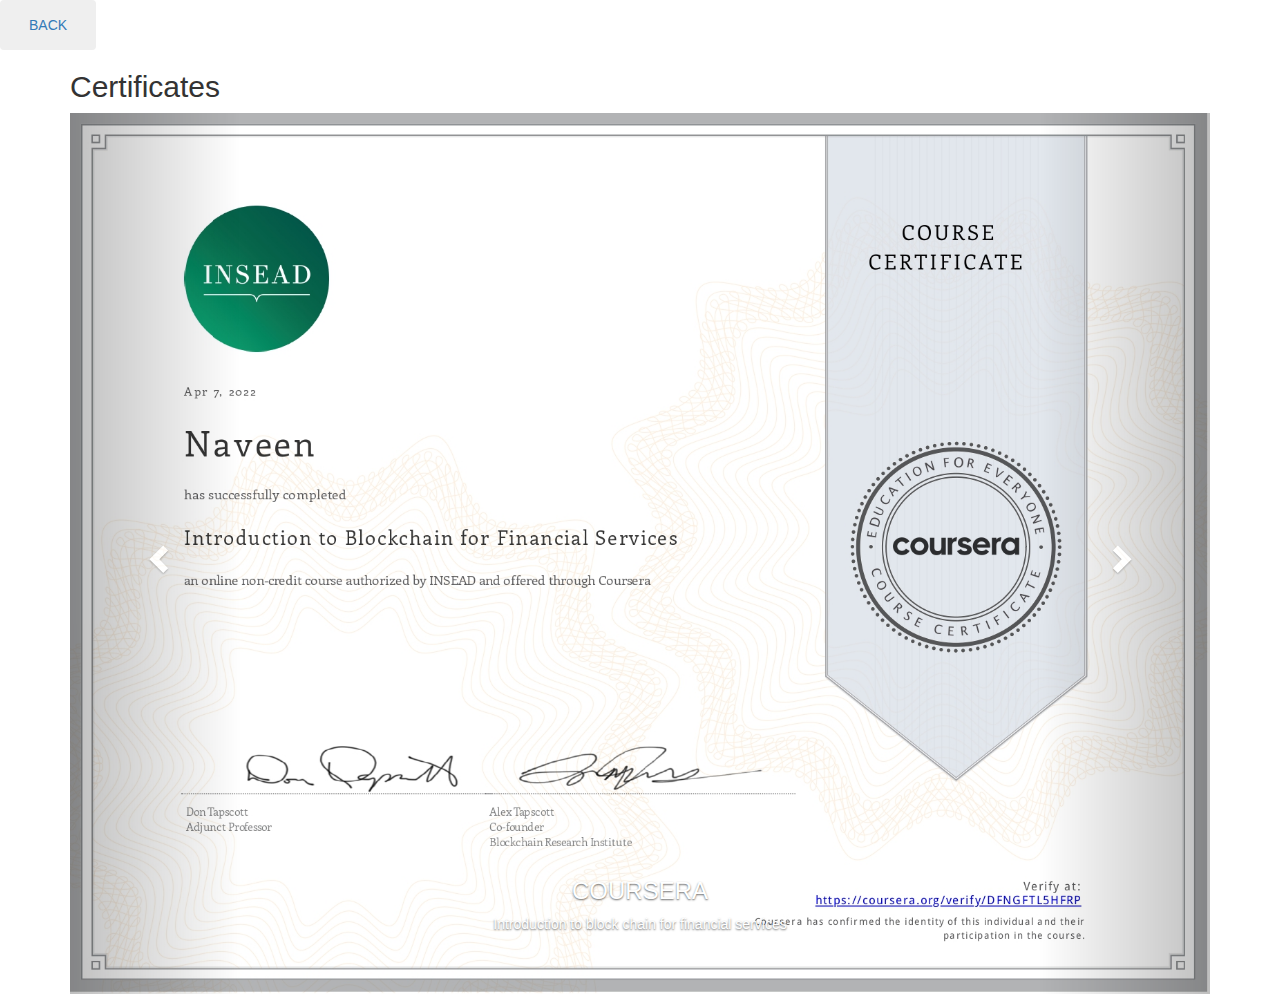
<file: Gallery/certificates.html>
<!DOCTYPE html>
<html lang="en">
  <head>
    <title>Certificates(carousel)</title>
    <meta charset="utf-8" />
    <meta name="viewport" content="width=device-width, initial-scale=1" />
    <link rel="stylesheet" href="gallery.css" />
    <link
      rel="stylesheet"
      href="https://maxcdn.bootstrapcdn.com/bootstrap/3.4.1/css/bootstrap.min.css"
    />
    <script src="https://ajax.googleapis.com/ajax/libs/jquery/3.6.0/jquery.min.js"></script>
    <script src="https://maxcdn.bootstrapcdn.com/bootstrap/3.4.1/js/bootstrap.min.js"></script>
  </head>
  <body>
    <button class="btn"><a href="../index.php#skill">BACK</a></button>
    <div class="container">
      <h2>Certificates</h2>
      <div id="myCarousel" class="carousel slide" data-ride="carousel">
        <!-- Indicators -->
        <ol class="carousel-indicators">
          <li data-target="#myCarousel" data-slide-to="0" class="active"></li>
          <li data-target="#myCarousel" data-slide-to="1"></li>
          <li data-target="#myCarousel" data-slide-to="2"></li>
        </ol>

        <!-- Wrapper for slides -->
        <div class="carousel-inner">
          <div class="item active">
            <img
              src="../images/certificates/Coursera DFNGFTL5HFRP_page-0001.jpg"
              alt="Los Angeles"
              style="width: 100%"
            />
            <div class="carousel-caption">
              <h3>COURSERA</h3>
              <p>Introduction to block chain for financial services</p>
            </div>
          </div>

          <div class="item">
            <img
              src="../images/certificates/PrintMerge2_page-0001.jpg"
              alt="Chicago"
              style="width: 100%"
            />
            <div class="carousel-caption">
              <h3>RUBICON</h3>
              <p>Employability skills</p>
            </div>
          </div>

          <div class="item">
            <img
              src="../images/certificates/Naveen_Certificate (1)_page-0001.jpg"
              alt="New York"
              style="object-fit: cover"
            />
            <div class="carousel-caption">
              <h3>Flutter</h3>
              <p>Three day FDP</p>
            </div>
          </div>
        </div>

        <!-- Left and right controls -->
        <a class="left carousel-control" href="#myCarousel" data-slide="prev">
          <span class="glyphicon glyphicon-chevron-left"></span>
          <span class="sr-only">Previous</span>
        </a>
        <a class="right carousel-control" href="#myCarousel" data-slide="next">
          <span class="glyphicon glyphicon-chevron-right"></span>
          <span class="sr-only">Next</span>
        </a>
      </div>
    </div>
  </body>
</html>
</file>
<file: Gallery/gallery.css>
body {
    background-color: #eee;
  }
  .hello {
    opacity: 1 !important;
  }
  .full {
    position: fixed;
    left: 0;
    top: 0;
    width: 100%;
    height: 100%;
    z-index: 1;
  }
  .full .content {
    background-color: rgba(0,0,0,0.75) !important;
    height: 100%;
    width: 100%;
    display: grid;
  }
  .full .content img {
    left: 50%;
    transform: translate3d(0, 0, 0);
    animation: zoomin 1s ease;
    max-width: 100%;
    max-height: 100%;
    margin: auto;
  }
  .byebye {
    opacity: 0;
  }
  .byebye:hover {
    transform: scale(0.2) !important;
  }
  h1 {
    text-align: center;
  }
  .gallery {
    display: grid;
    grid-column-gap: 8px;
    grid-row-gap: 8px;
    grid-template-columns: repeat(auto-fill, minmax(250px, 1fr));
    grid-auto-rows: 8px;
  }
  .gallery img {
    max-width: 100%;
    border-radius: 8px;
    box-shadow: 0 0 16px #333;
    transition: all 1.5s ease;
  }
  .gallery img:hover {
    box-shadow: 0 0 32px #333;
  }
  .gallery .content {
    padding: 4px;
  }
  .gallery .gallery-item {
    transition: grid-row-start 300ms linear;
    transition: transform 300ms ease;
    transition: all 0.5s ease;
    cursor: pointer;
  }
  .gallery .gallery-item:hover {
    transform: scale(1.025);
  }
  a {
    text-decoration: none;
    display: inline-block;
    padding: 8px 16px;
  }
  
  a:hover {
    background-color: #ddd;
    color: black;
  }
  
  .previous {
    background-color: #f1f1f1;
    color: black;
  }
  @media (max-width: 600px) {
    .gallery {
      grid-template-columns: repeat(auto-fill, minmax(30%, 1fr));
    }
  }
  @media (max-width: 400px) {
    .gallery {
      grid-template-columns: repeat(auto-fill, minmax(50%, 1fr));
    }
  }
  @-moz-keyframes zoomin {
    0% {
      max-width: 50%;
      transform: rotate(-30deg);
      filter: blur(4px);
    }
    30% {
      filter: blur(4px);
      transform: rotate(-80deg);
    }
    70% {
      max-width: 50%;
      transform: rotate(45deg);
    }
    100% {
      max-width: 100%;
      transform: rotate(0deg);
    }
  }
  @-webkit-keyframes zoomin {
    0% {
      max-width: 50%;
      transform: rotate(-30deg);
      filter: blur(4px);
    }
    30% {
      filter: blur(4px);
      transform: rotate(-80deg);
    }
    70% {
      max-width: 50%;
      transform: rotate(45deg);
    }
    100% {
      max-width: 100%;
      transform: rotate(0deg);
    }
  }
  @-o-keyframes zoomin {
    0% {
      max-width: 50%;
      transform: rotate(-30deg);
      filter: blur(4px);
    }
    30% {
      filter: blur(4px);
      transform: rotate(-80deg);
    }
    70% {
      max-width: 50%;
      transform: rotate(45deg);
    }
    100% {
      max-width: 100%;
      transform: rotate(0deg);
    }
  }
  @keyframes zoomin {
    0% {
      max-width: 50%;
      transform: rotate(-30deg);
      filter: blur(4px);
    }
    30% {
      filter: blur(4px);
      transform: rotate(-80deg);
    }
    70% {
      max-width: 50%;
      transform: rotate(45deg);
    }
    100% {
      max-width: 100%;
      transform: rotate(0deg);
    }
  }
</file>
